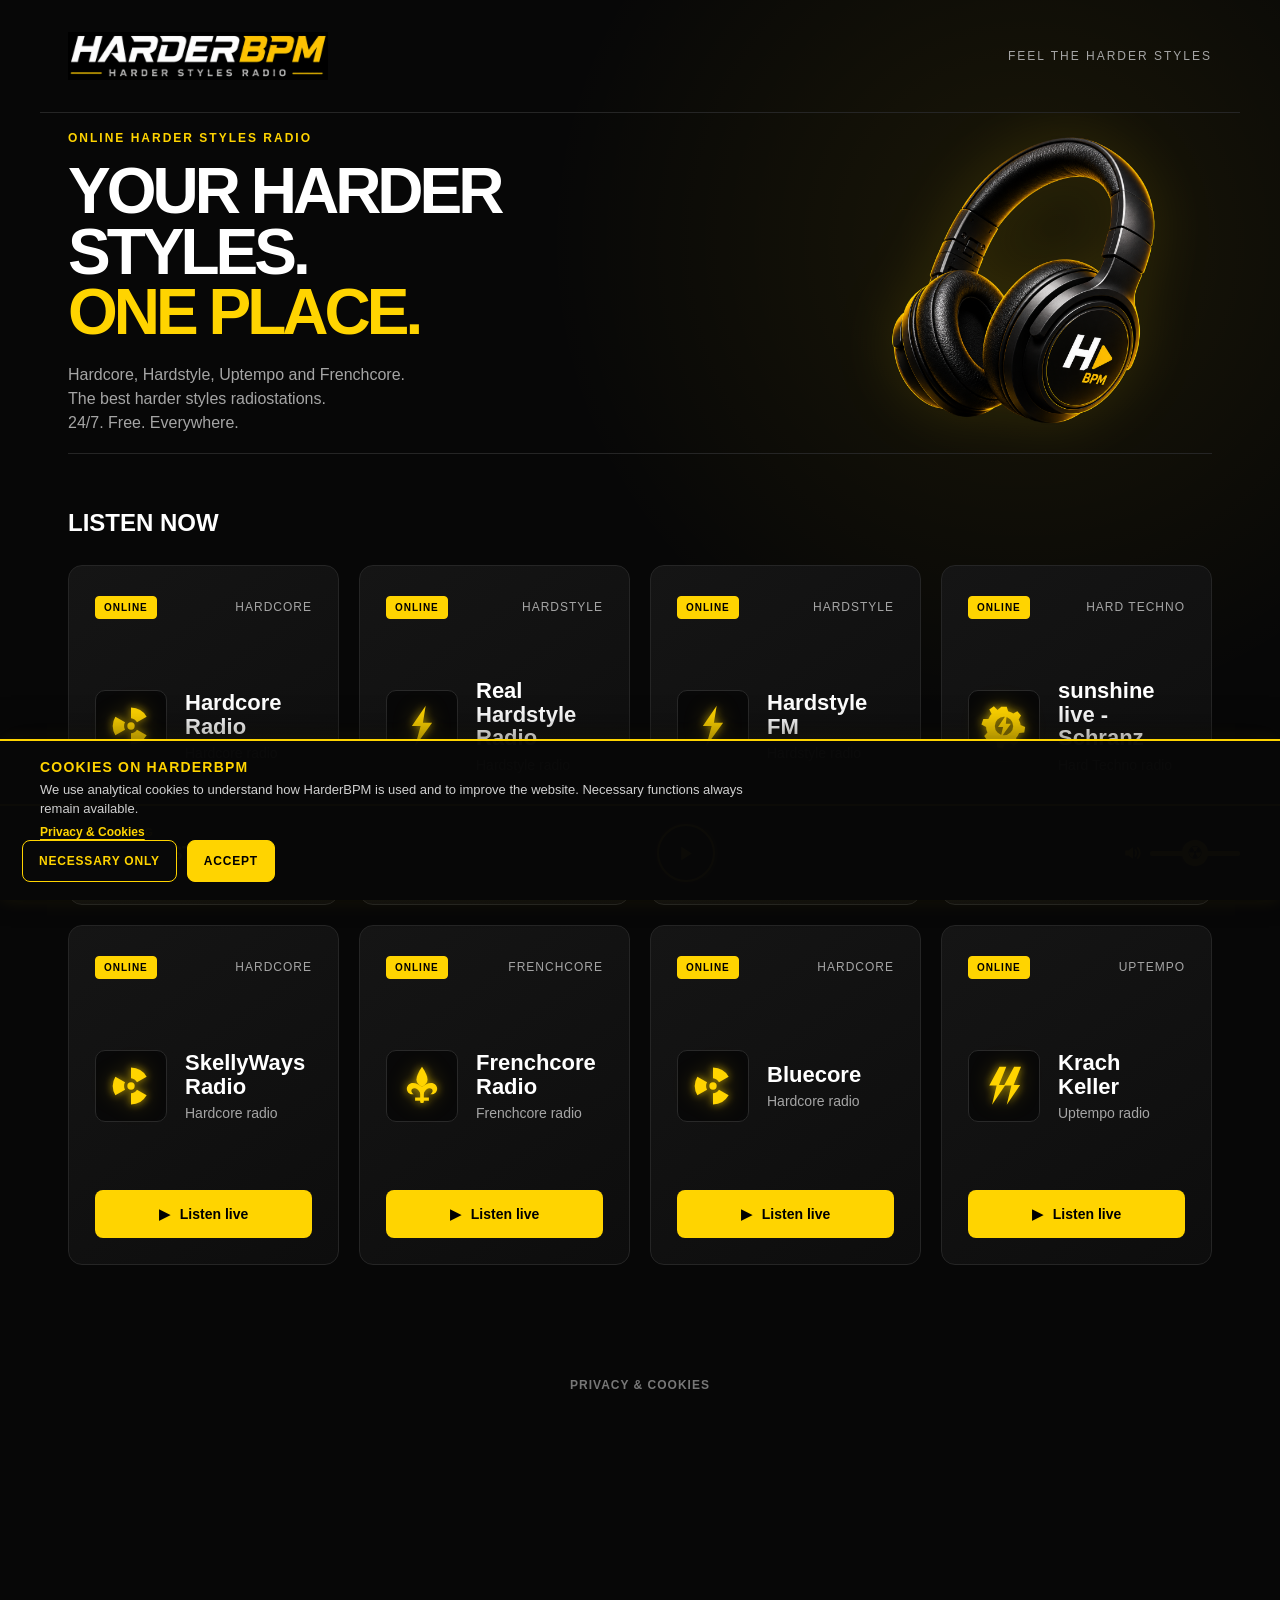
<file: index.html>
<!DOCTYPE html>
<html lang="en">
<head>

<!-- Google Consent Mode -->
<script>
  window.dataLayer = window.dataLayer || [];
  function gtag(){dataLayer.push(arguments);}

  gtag('consent', 'default', {
    'analytics_storage': 'denied',
    'ad_storage': 'denied',
    'ad_user_data': 'denied',
    'ad_personalization': 'denied'
  });

  const harderbpmConsent = localStorage.getItem('harderbpm-cookie-consent');

  if (harderbpmConsent === 'accepted') {
    gtag('consent', 'update', {
      'analytics_storage': 'granted'
    });
  }
</script>

<!-- Google tag (gtag.js) -->
<script async src="https://www.googletagmanager.com/gtag/js?id=G-HGQ0QMVZG4"></script>

<script>
  gtag('js', new Date());
  gtag('config', 'G-HGQ0QMVZG4');
</script>
  <!-- Google tag (gtag.js) -->
  
  <meta charset="UTF-8">
  <meta name="viewport" content="width=device-width, initial-scale=1.0">

  <link rel="icon" type="image/png" sizes="32x32" href="/favicon-32x32.png">
  <link rel="apple-touch-icon" sizes="180x180" href="/apple-touch-icon.png">

  <title>HarderBPM – Harder Styles Radio</title>

  <link rel="stylesheet" href="style.css?dev=1">
</head>

<body>

  <header class="site-header">
<a href="/" class="logo">
  <img src="harderbpm-logo.png" alt="HarderBPM">
</a>

    <div class="tagline">
      Feel the harder styles
    </div>
  </header>


  <main>

   <section class="hero">

  <div class="hero-content">

    <div class="hero-text-block">

      <p class="eyebrow">
        ONLINE HARDER STYLES RADIO
      </p>

      <h1>
        YOUR HARDER STYLES.<br>
        <span>ONE PLACE.</span>
      </h1>

      <p class="hero-text">
        Hardcore, Hardstyle, Uptempo and Frenchcore.<br>
        The best harder styles radiostations.<br>
        24/7. Free. Everywhere.
      </p>

    </div>


    <div class="hero-image">
      <img
        src="koptelefoon-hero.png"
        alt=""
        aria-hidden="true"
      >
    </div>

  </div>

</section>


    <section class="stations">

      <h2>Listen now</h2>

      <div id="station-list">
        <!-- Stations worden hier door app.js geplaatst -->
      </div>

    </section>

  </main>


<div class="player" id="player">

  <div class="player-info">
    <div class="player-live-dot"></div>

    <div class="player-text">
      <div class="player-label">NOW PLAYING</div>
      <div id="player-station-name">Choose a station</div>
      <div id="player-station-genre" class="player-genre">
        Harder styles radio
      </div>
    </div>
  </div>

  <div class="player-controls">

    <button
      id="player-button"
      class="player-button"
      type="button"
      aria-label="Play or pause stream"
    >
      ▶
    </button>

  </div>

  <div class="player-volume">

    <span class="volume-icon" aria-hidden="true">
  <svg viewBox="0 0 24 24">
    <path d="M4 9v6h4l5 4V5L8 9H4z"/>
    <path d="M16 8.5c1.3 1.3 1.3 5.7 0 7"
          fill="none"
          stroke="currentColor"
          stroke-width="2"
          stroke-linecap="round"/>
    <path d="M19 6c3 3 3 9 0 12"
          fill="none"
          stroke="currentColor"
          stroke-width="2"
          stroke-linecap="round"/>
  </svg>
</span>

    <input
      id="volume-slider"
      type="range"
      min="0"
      max="1"
      step="0.05"
      value="0.5"
      aria-label="Volume"
    >

  </div>

  <audio id="audio-player"></audio>

</div>


  <script src="app.js?dev=1"></script>

<!-- HarderBPM footer -->
<footer class="site-footer">
  <a href="/privacy.html">Privacy & Cookies</a>
</footer>

  <!-- Cookie banner -->
  <div
  id="cookie-banner"
  class="cookie-banner"
  role="dialog"
  aria-label="Cookie preferences"
  hidden
>
  <div class="cookie-content">
   <div class="cookie-text">
  <strong>Cookies on HarderBPM</strong>

  <p>
    We use analytical cookies to understand how HarderBPM is used
    and to improve the website. Necessary functions always remain available.
  </p>

  <a
    href="/privacy.html"
    class="cookie-privacy-link"
  >
    Privacy & Cookies
  </a>
</div>
    </div>

    <div class="cookie-actions">
      <button
        id="cookie-reject"
        class="cookie-button cookie-button-secondary"
        type="button"
      >
        Necessary only
      </button>

      <button
        id="cookie-accept"
        class="cookie-button cookie-button-primary"
        type="button"
      >
        Accept
      </button>
    </div>
  </div>
</div>

<script src="consent.js"></script>

</body>
</html>
</file>
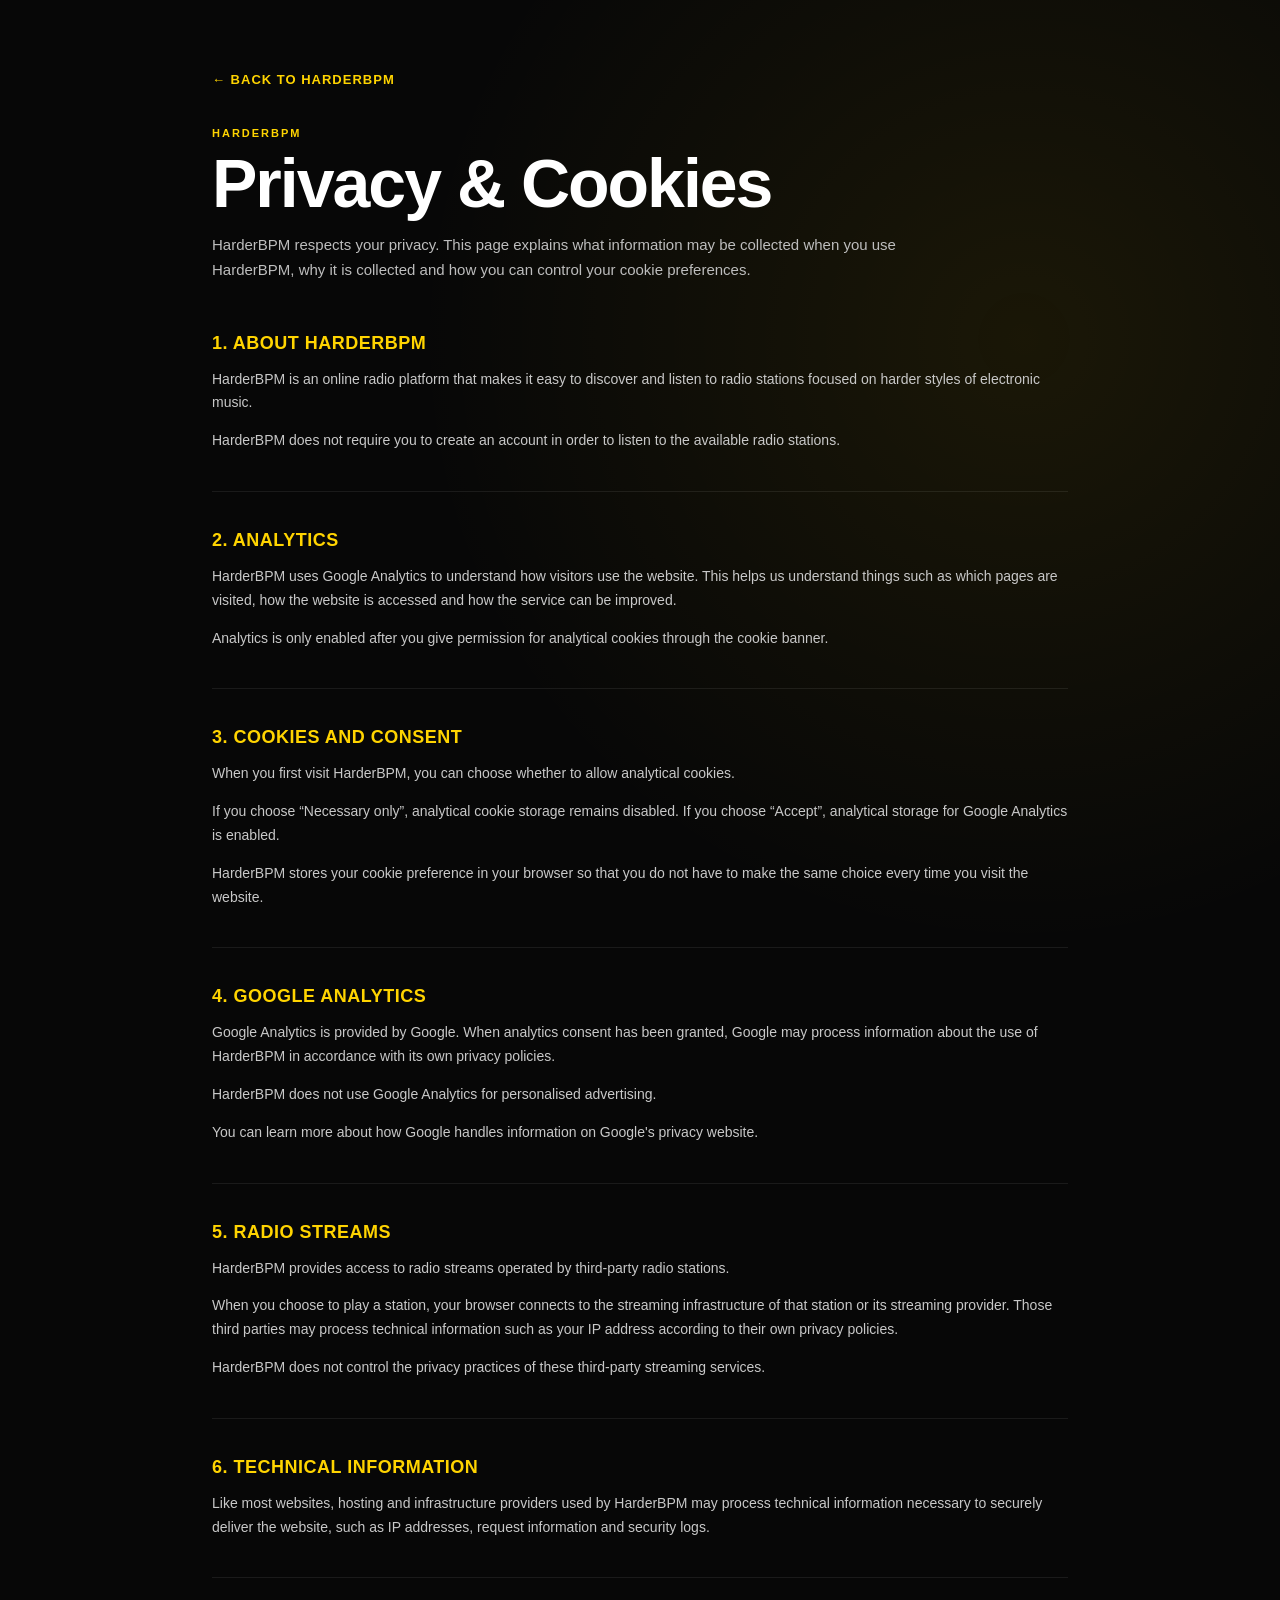
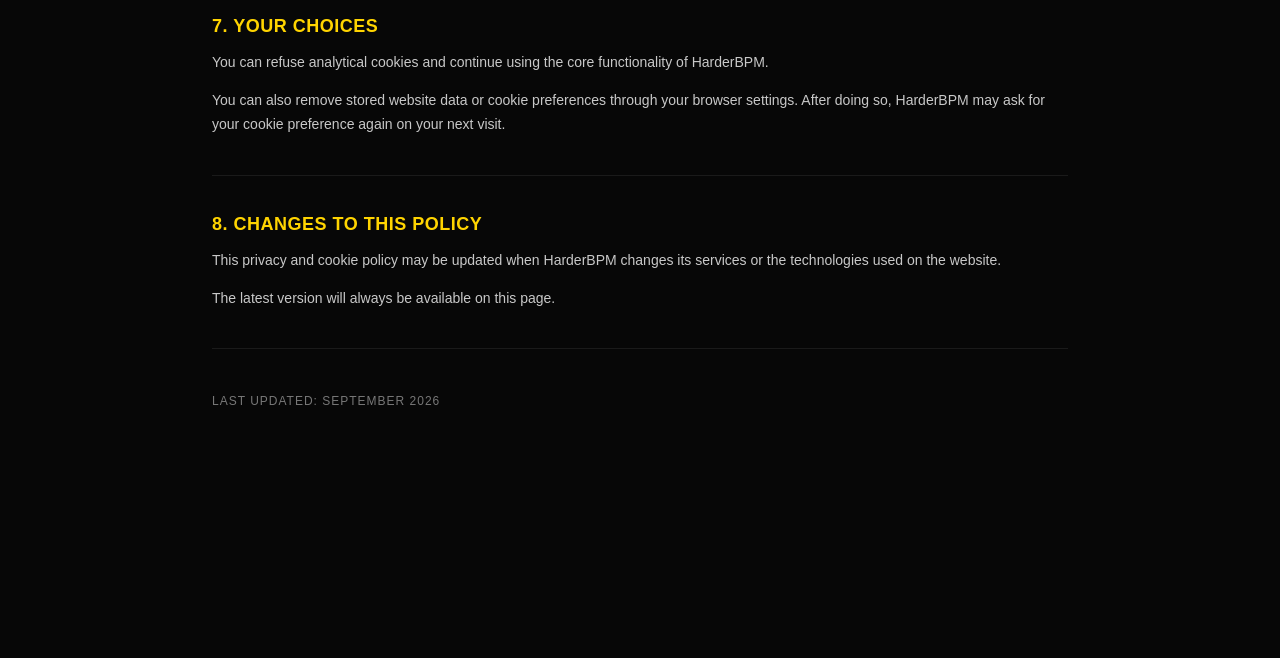
<file: privacy.html>
<!DOCTYPE html>
<html lang="en">

<head>
  <meta charset="UTF-8">

  <meta
    name="viewport"
    content="width=device-width, initial-scale=1.0"
  >

  <title>Privacy & Cookies | HarderBPM</title>

  <meta
    name="description"
    content="Read the HarderBPM privacy and cookie policy and learn how analytics and cookie preferences are handled."
  >

  <link
    rel="icon"
    type="image/png"
    href="assets/favicon.png"
  >

  <link rel="stylesheet" href="style.css">

  <style>
    .privacy-page {
      max-width: 900px;
      margin: 0 auto;
      padding: 70px 22px 140px;
    }

    .privacy-back {
      display: inline-block;
      margin-bottom: 40px;

      color: var(--yellow);
      text-decoration: none;

      font-size: 13px;
      font-weight: 800;
      text-transform: uppercase;
      letter-spacing: 1px;
    }

    .privacy-back:hover {
      text-decoration: underline;
    }

    .privacy-eyebrow {
      margin-bottom: 12px;

      color: var(--yellow);

      font-size: 11px;
      font-weight: 900;
      text-transform: uppercase;
      letter-spacing: 2px;
    }

    .privacy-page h1 {
      margin: 0 0 16px;

      font-size: clamp(38px, 8vw, 68px);
      line-height: 0.95;
      letter-spacing: -2px;
    }

    .privacy-intro {
      max-width: 720px;
      margin-bottom: 50px;

      color: #bdbdbd;

      font-size: 15px;
      line-height: 1.7;
    }

    .privacy-section {
      margin-bottom: 38px;
      padding-bottom: 38px;

      border-bottom: 1px solid rgba(255, 255, 255, 0.08);
    }

    .privacy-section h2 {
      margin: 0 0 14px;

      color: var(--yellow);

      font-size: 18px;
      font-weight: 900;
      text-transform: uppercase;
      letter-spacing: 0.5px;
    }

    .privacy-section p {
      margin: 0 0 14px;

      color: #c8c8c8;

      font-size: 14px;
      line-height: 1.7;
    }

    .privacy-section p:last-child {
      margin-bottom: 0;
    }

    .privacy-section a {
      color: var(--yellow);
    }

    .privacy-updated {
      margin-top: 45px;

      color: #777;

      font-size: 12px;
      text-transform: uppercase;
      letter-spacing: 1px;
    }

    @media (max-width: 650px) {
      .privacy-page {
        padding-top: 40px;
      }
    }
  </style>
</head>

<body>

  <main class="privacy-page">

    <a class="privacy-back" href="index.html">
      ← Back to HarderBPM
    </a>

    <div class="privacy-eyebrow">
      HarderBPM
    </div>

    <h1>
      Privacy & Cookies
    </h1>

    <p class="privacy-intro">
      HarderBPM respects your privacy. This page explains
      what information may be collected when you use
      HarderBPM, why it is collected and how you can
      control your cookie preferences.
    </p>


    <section class="privacy-section">

      <h2>1. About HarderBPM</h2>

      <p>
        HarderBPM is an online radio platform that makes
        it easy to discover and listen to radio stations
        focused on harder styles of electronic music.
      </p>

      <p>
        HarderBPM does not require you to create an
        account in order to listen to the available
        radio stations.
      </p>

    </section>


    <section class="privacy-section">

      <h2>2. Analytics</h2>

      <p>
        HarderBPM uses Google Analytics to understand
        how visitors use the website. This helps us
        understand things such as which pages are
        visited, how the website is accessed and how
        the service can be improved.
      </p>

      <p>
        Analytics is only enabled after you give
        permission for analytical cookies through the
        cookie banner.
      </p>

    </section>


    <section class="privacy-section">

      <h2>3. Cookies and consent</h2>

      <p>
        When you first visit HarderBPM, you can choose
        whether to allow analytical cookies.
      </p>

      <p>
        If you choose “Necessary only”, analytical
        cookie storage remains disabled. If you choose
        “Accept”, analytical storage for Google
        Analytics is enabled.
      </p>

      <p>
        HarderBPM stores your cookie preference in your
        browser so that you do not have to make the
        same choice every time you visit the website.
      </p>

    </section>


    <section class="privacy-section">

      <h2>4. Google Analytics</h2>

      <p>
        Google Analytics is provided by Google. When
        analytics consent has been granted, Google may
        process information about the use of HarderBPM
        in accordance with its own privacy policies.
      </p>

      <p>
        HarderBPM does not use Google Analytics for
        personalised advertising.
      </p>

      <p>
        You can learn more about how Google handles
        information on Google's privacy website.
      </p>

    </section>


    <section class="privacy-section">

      <h2>5. Radio streams</h2>

      <p>
        HarderBPM provides access to radio streams
        operated by third-party radio stations.
      </p>

      <p>
        When you choose to play a station, your browser
        connects to the streaming infrastructure of
        that station or its streaming provider.
        Those third parties may process technical
        information such as your IP address according
        to their own privacy policies.
      </p>

      <p>
        HarderBPM does not control the privacy practices
        of these third-party streaming services.
      </p>

    </section>


    <section class="privacy-section">

      <h2>6. Technical information</h2>

      <p>
        Like most websites, hosting and infrastructure
        providers used by HarderBPM may process
        technical information necessary to securely
        deliver the website, such as IP addresses,
        request information and security logs.
      </p>

    </section>


    <section class="privacy-section">

      <h2>7. Your choices</h2>

      <p>
        You can refuse analytical cookies and continue
        using the core functionality of HarderBPM.
      </p>

      <p>
        You can also remove stored website data or
        cookie preferences through your browser
        settings. After doing so, HarderBPM may ask
        for your cookie preference again on your next
        visit.
      </p>

    </section>


    <section class="privacy-section">

      <h2>8. Changes to this policy</h2>

      <p>
        This privacy and cookie policy may be updated
        when HarderBPM changes its services or the
        technologies used on the website.
      </p>

      <p>
        The latest version will always be available
        on this page.
      </p>

    </section>


    <p class="privacy-updated">
      Last updated: September 2026
    </p>

  </main>

</body>
</html>
</file>
<file: style.css>
/* =========================
   HarderBPM - Base
========================= */

* {
  box-sizing: border-box;
  margin: 0;
  padding: 0;
}

:root {
  --background: #070707;
  --surface: #111111;
  --surface-light: #181818;
  --text: #ffffff;
  --muted: #a5a5a5;
  --yellow: #ffd400;
  --border: #252525;
}

html {
  background: var(--background);
}

body {
  min-height: 100vh;
  background:
    radial-gradient(circle at 80% 15%, rgba(255, 212, 0, 0.08), transparent 28%),
    var(--background);

  color: var(--text);
  font-family: Arial, Helvetica, sans-serif;

  padding-bottom: 110px;
}


/* =========================
   Header
========================= */

.site-header {
  max-width: 1200px;
  margin: 0 auto;
  padding: 32px 28px;

  display: flex;
  align-items: center;
  justify-content: space-between;

  border-bottom: 1px solid var(--border);
}

.logo {
  display: inline-flex;
  align-items: center;
}

.logo img {
  display: block;
  width: 260px;
  max-width: 42vw;
  height: auto;
}

.tagline {
  color: var(--muted);
  font-size: 12px;
  text-transform: uppercase;
  letter-spacing: 2px;
}


/* =========================
   Main
========================= */

main {
  max-width: 1200px;
  margin: 0 auto;
  padding: 0 28px;
}


/* =========================
   Hero
========================= */

.hero {
  position: relative;
  min-height: 340px;
  overflow: hidden;

  border-bottom: 1px solid var(--border);
}

.hero-content {
  min-height: 340px;

  display: grid;
  grid-template-columns: minmax(0, 1.1fr) minmax(280px, 0.9fr);
  align-items: center;
  gap: 20px;
}

.hero-text-block {
  position: relative;
  z-index: 2;
}

.eyebrow {
  color: var(--yellow);

  font-size: 12px;
  font-weight: 700;
  letter-spacing: 2px;

  margin-bottom: 16px;
}

.hero h1 {
  max-width: 640px;

  font-size: clamp(40px, 5vw, 64px);
  line-height: 0.95;

  text-transform: uppercase;
  letter-spacing: -4px;

  margin-bottom: 20px;
}

.hero h1 span {
  color: var(--yellow);
}

.hero-text {
  color: var(--muted);

  max-width: 520px;

  font-size: 16px;
  line-height: 1.5;
}

.hero-image {
  height: 340px;

  display: flex;
  align-items: center;
  justify-content: flex-end;

  overflow: hidden;
}

.hero-image img {
  display: block;

  width: min(440px, 100%);
  height: auto;

  object-fit: contain;

  filter: drop-shadow(0 0 30px rgba(255, 212, 0, 0.12));
}
/* =========================
   Stations
========================= */

.stations {
  padding: 55px 0 80px;
}

.stations h2 {
  font-size: 24px;
  text-transform: uppercase;
  margin-bottom: 28px;
}

#station-list {
  display: grid;

  grid-template-columns:
    repeat(auto-fill, minmax(220px, 1fr));

  gap: 20px;
}


/* =========================
   Player
========================= */

.player {
  position: fixed;

  left: 0;
  right: 0;
  bottom: 0;

  min-height: 90px;

  padding: 18px max(28px, calc((100vw - 1200px) / 2));

  background: rgba(12, 12, 12, 0.96);

  border-top: 2px solid var(--yellow);

  display: flex;
  align-items: center;
  justify-content: space-between;

  z-index: 100;
}

.player-info {
  display: flex;
  align-items: center;
  gap: 14px;
}

.player-live-dot {
  width: 10px;
  height: 10px;

  flex-shrink: 0;

  background: var(--yellow);
  border-radius: 50%;

  box-shadow: 0 0 10px rgba(255, 212, 0, 0.5);
}

.player-label {
  color: var(--yellow);

  font-size: 10px;
  font-weight: 900;

  text-transform: uppercase;
  letter-spacing: 1.8px;

  margin-bottom: 5px;
}

#player-station-name {
  color: #ffffff;

  font-size: 20px;
  font-weight: 900;

  line-height: 1;
  letter-spacing: -0.6px;
  text-transform: uppercase;
}

.player-genre {
  color: var(--muted);

  font-size: 11px;
  font-weight: 400;

  margin-top: 5px;
  letter-spacing: 0.3px;
}

.player-button {
  width: 58px;
  height: 58px;

  display: flex;
  align-items: center;
  justify-content: center;

  flex-shrink: 0;

  border-radius: 50%;
  border: 2px solid var(--yellow);

  background: linear-gradient(
    145deg,
    #181818,
    #080808
  );

  color: var(--yellow);

  font-size: 20px;
  font-weight: 900;

  cursor: pointer;

  box-shadow:
    0 0 0 3px rgba(255, 212, 0, 0.06),
    0 0 14px rgba(255, 212, 0, 0.22);

  transition:
    transform 0.15s ease,
    box-shadow 0.15s ease,
    background 0.15s ease;
}

.player-button:hover {
  background: #151515;

  box-shadow:
    0 0 0 3px rgba(255, 212, 0, 0.10),
    0 0 20px rgba(255, 212, 0, 0.38);

  transform: scale(1.05);
}

.player-button:active {
  transform: scale(0.96);
}

.player-button svg {
  width: 25px;
  height: 25px;
  fill: currentColor;
  display: block;
}

/* =========================
   Volume slider
========================= */

.volume-icon {
  width: 22px;
  height: 22px;

  display: flex;
  align-items: center;
  justify-content: center;

  color: var(--yellow);
}

.volume-icon svg {
  width: 100%;
  height: 100%;
  fill: currentColor;
}

.player-volume {
  display: flex;
  align-items: center;
  gap: 10px;
}

.volume-icon {
  font-size: 15px;
}

#volume-slider {
  width: 130px;
  height: 5px;

  appearance: none;
  -webkit-appearance: none;

  background: #333333;
  border-radius: 999px;

  cursor: pointer;
  outline: none;
}

/* Chrome / Edge / Safari */

#volume-slider::-webkit-slider-runnable-track {
  height: 5px;
  background: var(--yellow);
  border-radius: 999px;
}

#volume-slider::-webkit-slider-thumb {
  -webkit-appearance: none;
  appearance: none;

  width: 20px;
  height: 20px;

  margin-top: -7.5px;

  border: 0;
  border-radius: 50%;

  background: var(--yellow);

  cursor: pointer;
}

/* Firefox */

#volume-slider::-moz-range-track {
  height: 5px;
  background: #333333;
  border-radius: 999px;
}

#volume-slider::-moz-range-progress {
  height: 5px;
  background: var(--yellow);
  border-radius: 999px;
}

#volume-slider::-moz-range-thumb {
  width: 20px;
  height: 20px;

  border: 0;
  border-radius: 50%;

  background: var(--yellow);

  cursor: pointer;
}

/* =========================
   HarderBPM Nuclear Volume Thumb
========================= */

/* Chrome, Edge, Safari */
#volume-slider::-webkit-slider-thumb {
  -webkit-appearance: none;
  appearance: none;

  width: 26px;
  height: 26px;

  margin-top: -10.5px;

  border: 2px solid var(--yellow);
  border-radius: 50%;

  background-color: var(--yellow);

  background-image: url("data:image/svg+xml,%3Csvg xmlns='http://www.w3.org/2000/svg' viewBox='0 0 100 100'%3E%3Ctext x='50' y='73' text-anchor='middle' font-size='72' font-family='Arial' fill='%23000000'%3E%E2%98%A2%3C/text%3E%3C/svg%3E");

  background-repeat: no-repeat;
  background-position: center;
  background-size: 21px 21px;

  cursor: pointer;

  box-shadow: 0 0 9px rgba(255, 212, 0, 0.35);
}


/* Firefox */
#volume-slider::-moz-range-thumb {
  width: 22px;
  height: 22px;

  border: 2px solid var(--yellow);
  border-radius: 50%;

  background-color: var(--yellow);

  background-image: url("data:image/svg+xml,%3Csvg xmlns='http://www.w3.org/2000/svg' viewBox='0 0 100 100'%3E%3Ctext x='50' y='73' text-anchor='middle' font-size='72' font-family='Arial' fill='%23000000'%3E%E2%98%A2%3C/text%3E%3C/svg%3E");

  background-repeat: no-repeat;
  background-position: center;
  background-size: 18px 18px;

  cursor: pointer;

  box-shadow: 0 0 9px rgba(255, 212, 0, 0.35);
}

/* =========================
   Station card
========================= */

.station-card {
  max-width: 420px;
  height: 340px;
  padding: 26px;

  background: linear-gradient(145deg, #151515, #0d0d0d);
  border: 1px solid var(--border);
  border-radius: 14px;

  display: grid;
  grid-template-rows: 30px 1fr 48px;
  gap: 18px;
}


/* bovenste regel */

.station-card-top {
  display: flex;
  justify-content: space-between;
  align-items: center;
}

.station-badge {
  background: var(--yellow);
  color: #000;

  font-size: 10px;
  font-weight: 900;
  letter-spacing: 1px;

  padding: 5px 8px;
  border-radius: 4px;
}

/* =========================
   Station status
========================= */

.station-badge.status-online {
  background: var(--yellow);
  color: #000;
  border: 1px solid var(--yellow);
}

.station-badge.status-unstable {
  background: #080808;
  color: var(--yellow);
  border: 1px solid var(--yellow);

  box-shadow:
    0 0 10px rgba(255, 212, 0, 0.18);
}

.station-badge.status-offline {
  background: #080808;
  color: #ff3b30;
  border: 1px solid #ff3b30;

  box-shadow:
    0 0 10px rgba(255, 59, 48, 0.20);
}

.station-card.is-offline {
  border-color: rgba(255, 59, 48, 0.45);
}

.station-card.is-offline .station-play-button {
  background: #080808;
  color: #ff3b30;

  border: 1px solid #ff3b30;

  box-shadow: none;

  cursor: not-allowed;
}

.station-card.is-offline .station-play-button:hover {
  transform: none;
  box-shadow: none;
}

.station-genre {
  color: var(--muted);

  font-size: 12px;
  text-transform: uppercase;
  letter-spacing: 1px;
}


/* midden van de kaart */

.station-card-content {
  display: grid;
  grid-template-columns: 72px 1fr;
  align-items: center;
  gap: 18px;

  min-width: 0;
}

.station-icon {
  width: 72px;
  height: 72px;

  display: grid;
  place-items: center;

  border-radius: 10px;

  background: #080808;
  border: 1px solid #292929;

  color: var(--yellow);

  font-size: 30px;
  font-weight: 900;
}

.station-icon svg {
  width: 46px;
  height: 46px;

  fill: var(--yellow);
  display: block;

  filter:
    drop-shadow(0 0 4px rgba(255, 212, 0, 0.65))
    drop-shadow(0 0 10px rgba(255, 212, 0, 0.25));
}

.station-card {
  transition:
    border-color 0.2s ease,
    transform 0.2s ease,
    box-shadow 0.2s ease;
}

.station-icon svg {
  transition: filter 0.2s ease;
}

@media (hover: hover) {
  .station-card:hover {
    border-color: rgba(255, 212, 0, 0.35);
    transform: translateY(-3px);

    box-shadow:
      0 8px 28px rgba(0, 0, 0, 0.35),
      0 0 18px rgba(255, 212, 0, 0.05);
  }

  .station-card:hover .station-icon svg {
    filter:
      drop-shadow(0 0 5px rgba(255, 212, 0, 0.9))
      drop-shadow(0 0 14px rgba(255, 212, 0, 0.45));
  }
}

.station-card-content > div:last-child {
  min-width: 0;
}

.station-card h3 {
  font-size: 22px;
  line-height: 1.08;

  margin-bottom: 7px;

  overflow-wrap: break-word;
}

.station-card p {
  color: var(--muted);
  font-size: 14px;
}


/* knop altijd op exact dezelfde plek */

.station-play-button {
  width: 100%;
  height: 48px;

  display: flex;
  align-items: center;
  justify-content: center;
  gap: 10px;

  border: 0;
  border-radius: 8px;

  background: var(--yellow);
  color: #000;

  font-size: 14px;
  font-weight: 800;

  cursor: pointer;
   transition:
  transform 0.18s ease,
  box-shadow 0.18s ease,
  background 0.18s ease;
}

.station-play-icon {
  display: inline-block;

  transition: transform 0.18s ease;
}

@media (hover: hover) {

  .station-play-button:hover {
    transform: translateY(-2px);

    background: #ffdf33;

    box-shadow:
      0 5px 18px rgba(255, 212, 0, 0.25),
      0 0 14px rgba(255, 212, 0, 0.18);
  }

  .station-play-button:hover .station-play-icon {
    transform: translateX(3px);
  }

  .station-play-button:active {
    transform: translateY(0) scale(0.98);
  }
}

/* =========================
   Active station
========================= */

.station-card.is-playing {
  border-color: rgba(255, 212, 0, 0.65);

  box-shadow:
    0 0 0 1px rgba(255, 212, 0, 0.08),
    0 0 22px rgba(255, 212, 0, 0.08);
}

.station-card.is-playing .station-play-button {
  background: #080808;
  color: var(--yellow);

  border: 1px solid var(--yellow);

  box-shadow:
    inset 0 0 12px rgba(255, 212, 0, 0.04),
    0 0 12px rgba(255, 212, 0, 0.12);
}

/* =========================
   Mobile
========================= */

@media (max-width: 650px) {

  .site-header {
    padding: 22px 18px;
  }

 .logo img {
    width: 210px;
    max-width: 70vw;
  }
   
  .tagline {
    display: none;
  }

  main {
    padding: 0 18px;
  }

.hero {
  min-height: 300px;
}

.hero-content {
  position: relative;

  min-height: 300px;

  display: block;

  padding: 34px 0 28px;
}

.hero-text-block {
  position: relative;
  z-index: 2;

  width: 72%;
}

.eyebrow {
  font-size: 10px;
  margin-bottom: 14px;
}

.hero h1 {
  font-size: clamp(34px, 10vw, 44px);
  line-height: 0.95;
  letter-spacing: -2px;

  margin-bottom: 16px;
}

.hero-text {
  font-size: 13px;
  line-height: 1.45;
}

.hero-image {
  position: absolute;

  right: -10px;
  bottom: -10px;

  width: 200px;
  height: 230px;

  z-index: 1;

  opacity: 0.72;
}

.hero-image img {
  width: 100%;
  max-width: none;
}

  .stations {
    padding-top: 38px;
  }

.player {
  min-height: 110px;
  padding: 14px 18px;

  display: grid;
  grid-template-columns: minmax(0, 1fr) auto auto;
  align-items: center;
  gap: 18px;
}

.player-info {
  min-width: 0;
  gap: 12px;
}

.player-text {
  min-width: 0;
}

.player-live-dot {
  width: 10px;
  height: 10px;
}

.player-label {
  font-size: 9px;
  letter-spacing: 1.5px;
  margin-bottom: 5px;
}

#player-station-name {
  font-size: 17px;
  line-height: 1.05;

  white-space: nowrap;
  overflow: hidden;
  text-overflow: ellipsis;
}

.player-genre {
  font-size: 10px;
  margin-top: 5px;
}

.player-button {
  width: 54px;
  height: 54px;
  font-size: 20px;
}

.player-button svg {
    width: 23px;
    height: 23px;
  }
}

.player-volume {
  display: flex;
  align-items: center;
  gap: 8px;
}

.volume-icon {
  width: 20px;
  height: 20px;
}

#volume-slider {
  width: 90px;
}

   /* Nuclear symbool groter op mobiel */
#volume-slider::-webkit-slider-thumb {
  background-size: 25px 25px;
}

#volume-slider::-moz-range-thumb {
  background-size: 22px 22px;
}

/* =========================
   Tablet Hero
========================= */

@media (max-width: 900px) and (min-width: 651px) {

  .hero,
  .hero-content {
    min-height: 310px;
  }

  .hero-content {
    grid-template-columns: minmax(0, 1.2fr) minmax(220px, 0.8fr);
  }

  .hero h1 {
    font-size: clamp(38px, 6vw, 52px);
    letter-spacing: -3px;
  }

  .hero-image {
    height: 310px;
  }

  .hero-image img {
    width: 340px;
    max-width: 100%;
  }
}

/* =========================
   Cookie banner
========================= */

.cookie-banner {
  position: fixed;

  left: 0;
  right: 0;
  bottom: 0;

  z-index: 1000;

  padding: 18px 22px;

  background: rgba(8, 8, 8, 0.98);

  border-top: 2px solid var(--yellow);

  box-shadow:
    0 -8px 30px rgba(0, 0, 0, 0.45),
    0 0 18px rgba(255, 212, 0, 0.08);
}

.cookie-content {
  max-width: 1200px;
  margin: 0 auto;

  display: flex;
  align-items: center;
  justify-content: space-between;
  gap: 24px;
}

.cookie-text {
  max-width: 720px;
}

.cookie-text strong {
  display: block;

  color: var(--yellow);

  font-size: 14px;
  font-weight: 900;

  text-transform: uppercase;
  letter-spacing: 1.2px;

  margin-bottom: 6px;
}

.cookie-text p {
  color: #d0d0d0;

  font-size: 13px;
  line-height: 1.45;
}

.cookie-actions {
  display: flex;
  align-items: center;
  gap: 10px;

  flex-shrink: 0;
}

.cookie-button {
  min-height: 42px;

  padding: 0 16px;

  border-radius: 8px;

  font-size: 12px;
  font-weight: 900;

  text-transform: uppercase;
  letter-spacing: 0.8px;

  cursor: pointer;
}

.cookie-button-primary {
  background: var(--yellow);
  color: #000;

  border: 1px solid var(--yellow);
}

.cookie-button-secondary {
  background: #080808;
  color: var(--yellow);

  border: 1px solid var(--yellow);
}

.cookie-button:hover {
  box-shadow:
    0 0 14px rgba(255, 212, 0, 0.22);
}

@media (max-width: 650px) {
  .cookie-banner {
    padding: 16px 18px;
  }

  .cookie-content {
    flex-direction: column;
    align-items: stretch;
    gap: 14px;
  }

  .cookie-actions {
    width: 100%;
  }

  .cookie-button {
    flex: 1;
  }
}

/* =========================
   Footer
========================= */

.site-footer {
  padding: 30px 20px 110px;
  text-align: center;
}

.site-footer a {
  color: #777;
  font-size: 12px;
  font-weight: 700;
  text-decoration: none;
  text-transform: uppercase;
  letter-spacing: 1px;
}

.site-footer a:hover {
  color: var(--yellow);
}

/* Cookie privacy link */

.cookie-privacy-link {
  display: inline-block;
  margin-top: 6px;

  color: var(--yellow);

  font-size: 12px;
  font-weight: 700;

  text-decoration: underline;
  text-underline-offset: 3px;
}

.cookie-privacy-link:hover {
  color: #ffffff;
}
</file>
